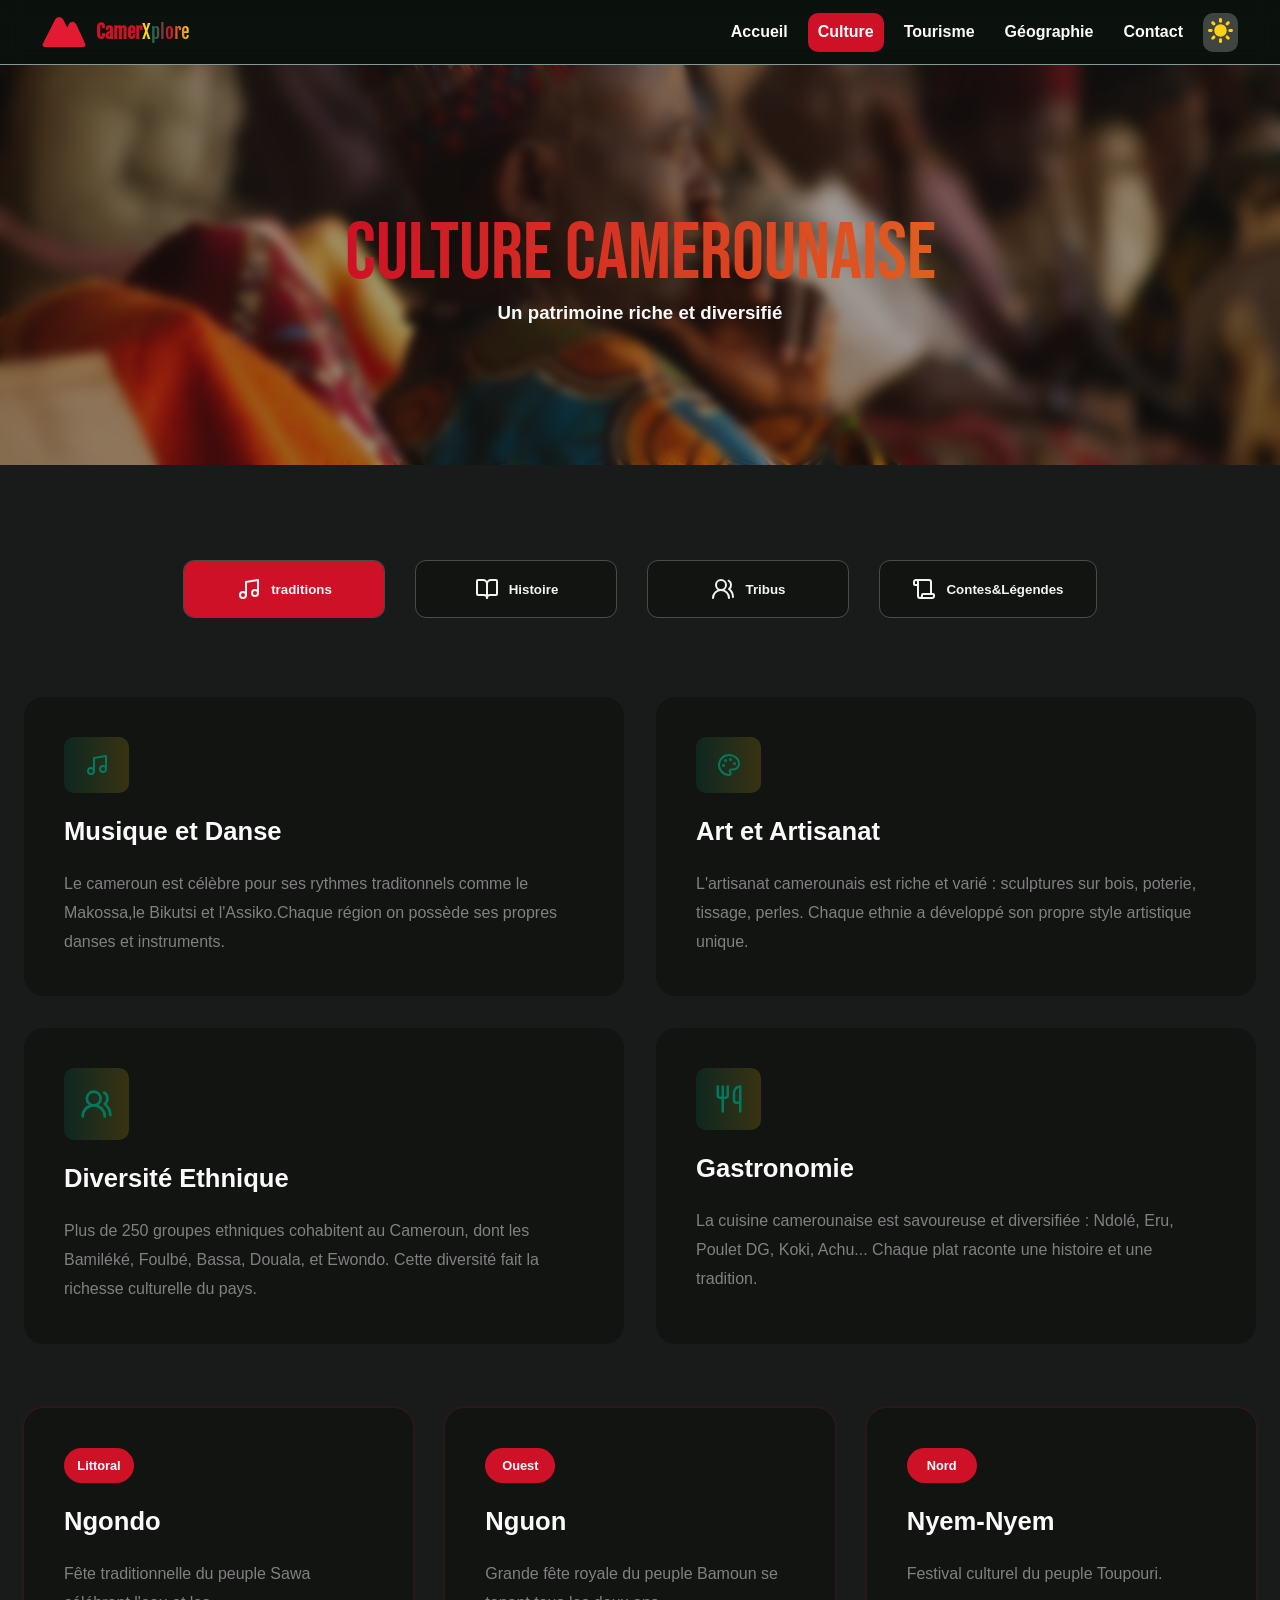
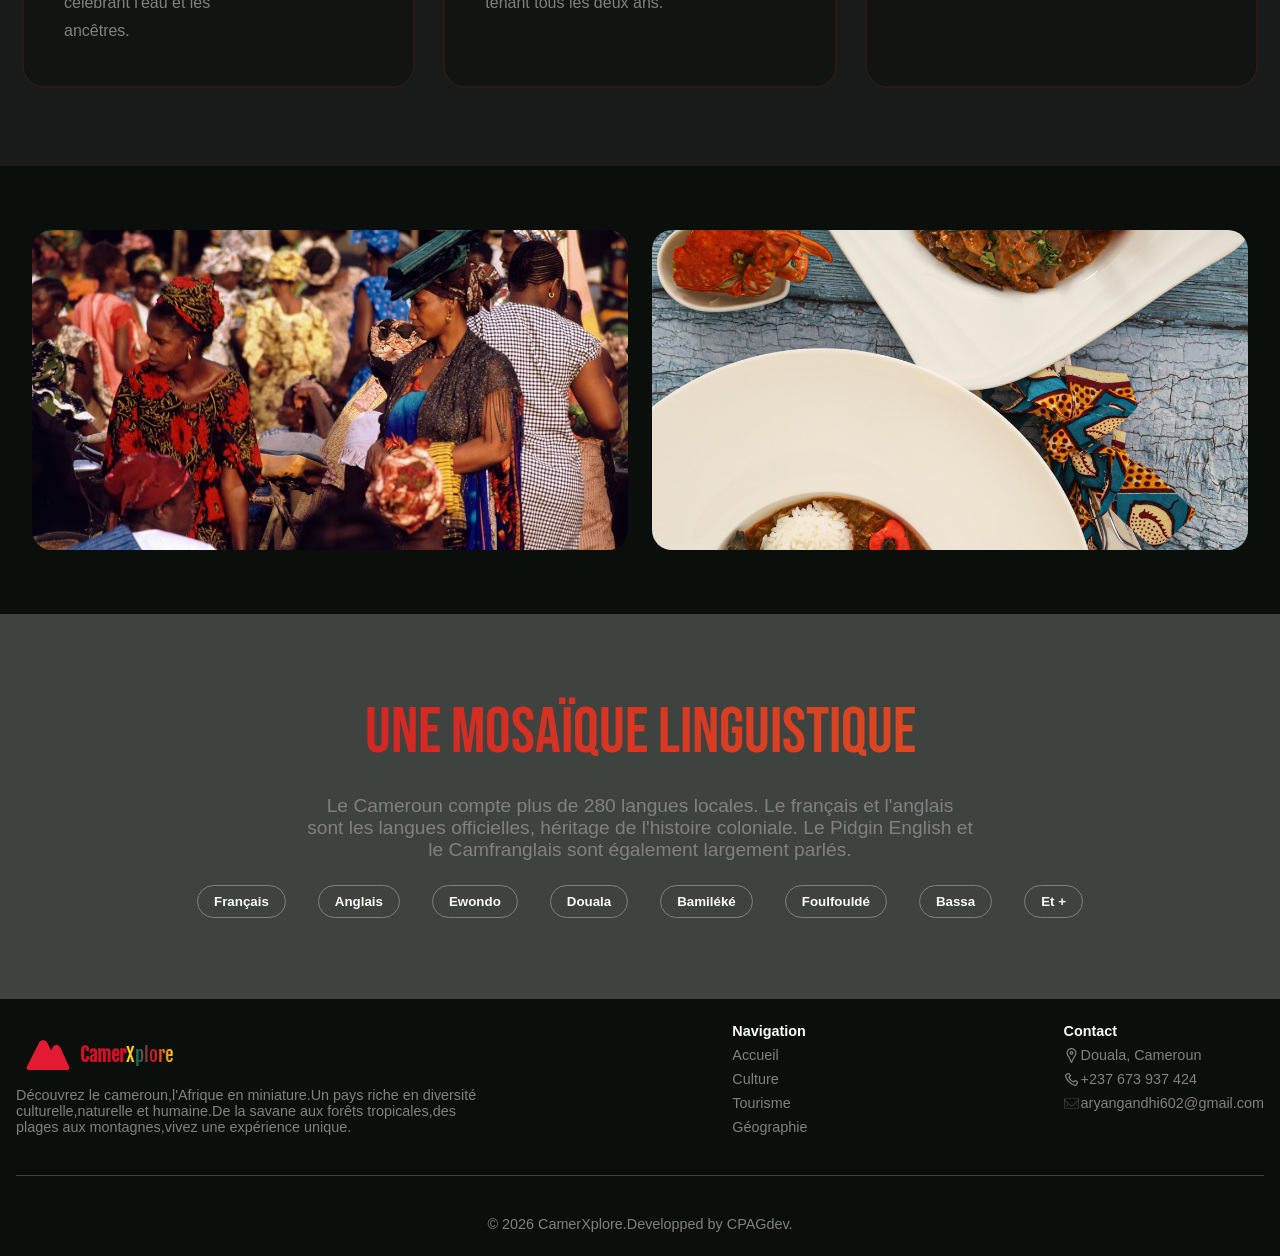
<file: culture.html>
<!DOCTYPE html>
<html lang="fr">
<head>
    <meta charset="UTF-8">
    <meta name="viewport" content="width=device-width, initial-scale=1.0">
    <title>culture/CamerXplore</title>
    <link rel="stylesheet" href="./culture.css">
    <link rel="stylesheet" href="./navbar.css">
    <link rel="stylesheet" href="./footer.css">
    <link rel="shortcut icon" href="./logoSite.svg" type="image/x-icon">
    <link rel="stylesheet" href="./effetScrollCard.css">
    <script src="./hand.js"></script>
</head>
<body>
    <header>
        <div class="navbar">
            <div class="logo"><svg width="64px" height="64px" viewBox="-2.88 -2.88 29.76 29.76" id="Flat_Color" data-name="Flat Color" xmlns="http://www.w3.org/2000/svg" fill="#000000" stroke="#000000" stroke-width="0.00024000000000000003"><g id="SVGRepo_bgCarrier" stroke-width="0"></g><g id="SVGRepo_tracerCarrier" stroke-linecap="round" stroke-linejoin="round"></g><g id="SVGRepo_iconCarrier"><path id="primary" d="M21.91,17.58l-4.16-9.1a2,2,0,0,0-1.81-1.19h0a2,2,0,0,0-1.8,1.19L13.5,9.86,11.63,6.18a2.09,2.09,0,0,0-3.76,0h0L2.11,17.55A1,1,0,0,0,3,19H21a1,1,0,0,0,.84-.46A1,1,0,0,0,21.91,17.58Z" style="fill:#e31b32"></path></g></svg> <span class="camer">Camer</span><span class="x">X</span><span class="plore">plore</span></div>
            <div class="navlist">
                 <ul class="navlinks">
                <li><a href="./index.html">Accueil</a></li>
                <li class="active"><a href="./culture.html">Culture</a></li>
                <li><a href="./tourisme.html">Tourisme</a></li>
                <li><a href="./géographie.html">Géographie</a></li>
                <li><a href="./contact.html">Contact</a></li>
            </ul>
            <div class="darkorclear">
            </div>
            <div class="burger">
                <div class="hamburger">
            </div>
            </div>
            </div>
        </div>
    </header>
    <main>
        <section class="hero-culture">
            <div class="flutter"></div>
            <img src="./IMGheroculture.jpg" alt="" loading="lazy">
             <div class="container-hero">
                <h1 class="card">Culture camerounaise</h1>
            <h3 class="heroP card">Un patrimoine riche et diversifié</h3>
             </div>
        </section>
        <section class="culture-container">
            <div class="optionContenue">
                <button class="options card" id="traditionBtn"> <svg xmlns="http://www.w3.org/2000/svg" width="24" height="24" viewBox="0 0 24 24" fill="none" stroke="currentColor" stroke-width="2" stroke-linecap="round" stroke-linejoin="round" class="lucide lucide-music w-5 h-5 mr-2"><path d="M9 18V5l12-2v13"></path><circle cx="6" cy="18" r="3"></circle><circle cx="18" cy="16" r="3"></circle></svg> traditions</button>
                <button class="options card" id="histoireBtn"><svg xmlns="http://www.w3.org/2000/svg" width="24" height="24" viewBox="0 0 24 24" fill="none" stroke="currentColor" stroke-width="2" stroke-linecap="round" stroke-linejoin="round" class="lucide lucide-book-open w-5 h-5 mr-2"><path d="M12 7v14"></path><path d="M3 18a1 1 0 0 1-1-1V4a1 1 0 0 1 1-1h5a4 4 0 0 1 4 4 4 4 0 0 1 4-4h5a1 1 0 0 1 1 1v13a1 1 0 0 1-1 1h-6a3 3 0 0 0-3 3 3 3 0 0 0-3-3z"></path></svg> Histoire</button>
                <button class="options card" id="tribusBtn"><svg xmlns="http://www.w3.org/2000/svg" width="24" height="24" viewBox="0 0 24 24" fill="none" stroke="currentColor" stroke-width="2" stroke-linecap="round" stroke-linejoin="round" class="lucide lucide-users-round w-5 h-5 mr-2"><path d="M18 21a8 8 0 0 0-16 0"></path><circle cx="10" cy="8" r="5"></circle><path d="M22 20c0-3.37-2-6.5-4-8a5 5 0 0 0-.45-8.3"></path></svg>Tribus</button>
                <button class="options card" id="legendBtn"><svg xmlns="http://www.w3.org/2000/svg" width="24" height="24" viewBox="0 0 24 24" fill="none" stroke="currentColor" stroke-width="2" stroke-linecap="round" stroke-linejoin="round" class="lucide lucide-scroll w-5 h-5 mr-2"><path d="M19 17V5a2 2 0 0 0-2-2H4"></path><path d="M8 21h12a2 2 0 0 0 2-2v-1a1 1 0 0 0-1-1H11a1 1 0 0 0-1 1v1a2 2 0 1 1-4 0V5a2 2 0 1 0-4 0v2a1 1 0 0 0 1 1h3"></path></svg>Contes&Légendes</button>
            </div>
    
            </div>
            <div class="container-traditions">
                <div class="cultures-traditions">
                    <div class="cardTradition card">
                        <div class="iconTradition card">
                            <svg xmlns="http://www.w3.org/2000/svg" width="24" height="24" viewBox="0 0 24 24" fill="none" stroke="currentColor" stroke-width="2" stroke-linecap="round" stroke-linejoin="round" class="lucide lucide-music w-7 h-7" data-fg-cmcl35="1.33:1.27812:/src/app/pages/Culture.tsx:291:25:12272:28:e:Icon" data-fgid-cmcl35=":r6m:"><path d="M9 18V5l12-2v13"></path><circle cx="6" cy="18" r="3"></circle><circle cx="18" cy="16" r="3"></circle></svg>
                        </div>
                        <h3>Musique et Danse</h3>
                        <p class="textTradition">
                            Le cameroun est célèbre pour ses rythmes traditonnels comme le<br>
                            Makossa,le Bikutsi et l'Assiko.Chaque région on possède ses propres <br>
                            danses et instruments.
                        </p>
                    </div>
                     <div class="cardTradition card">
                        <div class="iconTradition">
                             <svg xmlns="http://www.w3.org/2000/svg" width="24" height="24" viewBox="0 0 24 24" fill="none" stroke="currentColor" stroke-width="2" stroke-linecap="round" stroke-linejoin="round" class="lucide lucide-palette w-7 h-7" data-fg-cmcl35="1.33:1.27812:/src/app/pages/Culture.tsx:291:25:12272:28:e:Icon" data-fgid-cmcl35=":r6r:"><circle cx="13.5" cy="6.5" r=".5" fill="currentColor"></circle><circle cx="17.5" cy="10.5" r=".5" fill="currentColor"></circle><circle cx="8.5" cy="7.5" r=".5" fill="currentColor"></circle><circle cx="6.5" cy="12.5" r=".5" fill="currentColor"></circle><path d="M12 2C6.5 2 2 6.5 2 12s4.5 10 10 10c.926 0 1.648-.746 1.648-1.688 0-.437-.18-.835-.437-1.125-.29-.289-.438-.652-.438-1.125a1.64 1.64 0 0 1 1.668-1.668h1.996c3.051 0 5.555-2.503 5.555-5.554C21.965 6.012 17.461 2 12 2z"></path></svg>
                        </div>
                        <h3>Art et Artisanat</h3>
                        <p class="textTradition">
                            L'artisanat camerounais est riche et varié : sculptures sur bois, poterie, <br>
                             tissage, perles. Chaque ethnie a développé son propre style artistique <br>
                              unique.
                        </p>
                    </div>
                     <div class="cardTradition card">
                        <div class="iconTradition">
                             <svg xmlns="http://www.w3.org/2000/svg" width="40" height="40" viewBox="0 0 24 24" fill="none" stroke="currentColor" stroke-width="2" stroke-linecap="round" stroke-linejoin="round" class="lucide lucide-users-round w-5 h-5 mr-2"><path d="M18 21a8 8 0 0 0-16 0"></path><circle cx="10" cy="8" r="5"></circle><path d="M22 20c0-3.37-2-6.5-4-8a5 5 0 0 0-.45-8.3"></path></svg>
                        </div>
                        <h3>Diversité Ethnique</h3>
                        <p class="textTradition">
                            Plus de 250 groupes ethniques cohabitent au Cameroun, dont les <br>
                             Bamiléké, Foulbé, Bassa, Douala, et Ewondo. Cette diversité fait la <br>
                              richesse culturelle du pays.
                        </p>
                    </div>
                     <div class="cardTradition card">
                        <div class="iconTradition">
                            <svg xmlns="http://www.w3.org/2000/svg" width="30" height="30" viewBox="0 0 24 24" fill="none" stroke="currentColor" stroke-width="2" stroke-linecap="round" stroke-linejoin="round" class="lucide lucide-utensils w-7 h-7" data-fg-cmcl35="1.33:1.27812:/src/app/pages/Culture.tsx:291:25:12272:28:e:Icon" data-fgid-cmcl35=":r75:"><path d="M3 2v7c0 1.1.9 2 2 2h4a2 2 0 0 0 2-2V2"></path><path d="M7 2v20"></path><path d="M21 15V2a5 5 0 0 0-5 5v6c0 1.1.9 2 2 2h3Zm0 0v7"></path></svg>
                        </div>
                        <h3>Gastronomie</h3>
                        <p class="textTradition">
                          La cuisine camerounaise est savoureuse et diversifiée : Ndolé, Eru, <br>
                           Poulet DG, Koki, Achu... Chaque plat raconte une histoire et une tradition.   
                        </p>
                    </div>
                </div>
                 <div class="fiesta-traditions">
                      <div class="cardFiesta card">
                        <div class="regionFiesta">Littoral</div>
                        <h3 class="nameFiesta">Ngondo</h3>
                         <p class="infoFiesta">Fête traditionnelle du peuple Sawa célébrant l'eau et les <br> ancêtres.</p>
                      </div>
                      <div class="cardFiesta card">
                        <div class="regionFiesta">Ouest</div>
                        <h3 class="nameFiesta">Nguon</h3>
                         <p class="infoFiesta">Grande fête royale du peuple Bamoun se tenant tous les deux ans.</p>
                      </div>
                      <div class="cardFiesta card">
                        <div class="regionFiesta">Nord</div>
                        <h3 class="nameFiesta">Nyem-Nyem</h3>
                         <p class="infoFiesta">Festival culturel du peuple Toupouri.</p>
                      </div>
                 </div>
            </div>
            <div class="containerHistoire">
               <h1 class="card">Histoire du cameroun</h1>
               <h3 class="storyT">Des royaumes jusqu'aux temps moderne <br> <small><em style="color: #e31b32;">double cliquez sur une histoire  pour copier votre histoire!</em></small> </h3>
               <div class="containerCardStory card">
                        <div class="cardStory card" id="storyRoyaume">
                            <div class="time">Antiquité - XVe siècle</div>
                        <h3 class="nameFiesta">Les premiers Royaumes</h3>
                         <ul class="noteB">
                            <li><svg width="25px" height="25px" viewBox="-5.44 -5.44 26.88 26.88" fill="none" xmlns="http://www.w3.org/2000/svg" transform="rotate(270)"><g id="SVGRepo_bgCarrier" stroke-width="0"></g><g id="SVGRepo_tracerCarrier" stroke-linecap="round" stroke-linejoin="round"></g><g id="SVGRepo_iconCarrier"> <path d="M8.29289 3.70711L1 11V15H5L12.2929 7.70711L8.29289 3.70711Z" fill="#fcd116"></path> <path d="M9.70711 2.29289L13.7071 6.29289L15.1716 4.82843C15.702 4.29799 16 3.57857 16 2.82843C16 1.26633 14.7337 0 13.1716 0C12.4214 0 11.702 0.297995 11.1716 0.828428L9.70711 2.29289Z" fill="#fcd116"></path> </g></svg> Migration des peuples Bantous vers la régiion</li>
                            <li><svg width="25px" height="25px" viewBox="-5.44 -5.44 26.88 26.88" fill="none" xmlns="http://www.w3.org/2000/svg" transform="rotate(270)"><g id="SVGRepo_bgCarrier" stroke-width="0"></g><g id="SVGRepo_tracerCarrier" stroke-linecap="round" stroke-linejoin="round"></g><g id="SVGRepo_iconCarrier"> <path d="M8.29289 3.70711L1 11V15H5L12.2929 7.70711L8.29289 3.70711Z" fill="#fcd116"></path> <path d="M9.70711 2.29289L13.7071 6.29289L15.1716 4.82843C15.702 4.29799 16 3.57857 16 2.82843C16 1.26633 14.7337 0 13.1716 0C12.4214 0 11.702 0.297995 11.1716 0.828428L9.70711 2.29289Z" fill="#fcd116"></path> </g></svg> Établissement des premières chefferies</li>
                            <li><svg width="25px" height="25px" viewBox="-5.44 -5.44 26.88 26.88" fill="none" xmlns="http://www.w3.org/2000/svg" transform="rotate(270)"><g id="SVGRepo_bgCarrier" stroke-width="0"></g><g id="SVGRepo_tracerCarrier" stroke-linecap="round" stroke-linejoin="round"></g><g id="SVGRepo_iconCarrier"> <path d="M8.29289 3.70711L1 11V15H5L12.2929 7.70711L8.29289 3.70711Z" fill="#fcd116"></path> <path d="M9.70711 2.29289L13.7071 6.29289L15.1716 4.82843C15.702 4.29799 16 3.57857 16 2.82843C16 1.26633 14.7337 0 13.1716 0C12.4214 0 11.702 0.297995 11.1716 0.828428L9.70711 2.29289Z" fill="#fcd116"></path> </g></svg> Développement du commerce transsaherien</li>
                         </ul>
                      </div>
                      <div class="cardStory card" id="commerce">
                            <div class="time">XVe - XIXe siècle</div>
                        <h3 class="nameFiesta">Royaumes et Commerce</h3>
                         <ul class="noteB">
                            <li><svg width="25px" height="25px" viewBox="-5.44 -5.44 26.88 26.88" fill="none" xmlns="http://www.w3.org/2000/svg" transform="rotate(270)"><g id="SVGRepo_bgCarrier" stroke-width="0"></g><g id="SVGRepo_tracerCarrier" stroke-linecap="round" stroke-linejoin="round"></g><g id="SVGRepo_iconCarrier"> <path d="M8.29289 3.70711L1 11V15H5L12.2929 7.70711L8.29289 3.70711Z" fill="#fcd116"></path> <path d="M9.70711 2.29289L13.7071 6.29289L15.1716 4.82843C15.702 4.29799 16 3.57857 16 2.82843C16 1.26633 14.7337 0 13.1716 0C12.4214 0 11.702 0.297995 11.1716 0.828428L9.70711 2.29289Z" fill="#fcd116"></path> </g></svg> Arrivée des Portugais sur la côte (1472) - Naissance du nom 'Cameroun' (Rio dos Camarões)</li>
                            <li><svg width="25px" height="25px" viewBox="-5.44 -5.44 26.88 26.88" fill="none" xmlns="http://www.w3.org/2000/svg" transform="rotate(270)"><g id="SVGRepo_bgCarrier" stroke-width="0"></g><g id="SVGRepo_tracerCarrier" stroke-linecap="round" stroke-linejoin="round"></g><g id="SVGRepo_iconCarrier"> <path d="M8.29289 3.70711L1 11V15H5L12.2929 7.70711L8.29289 3.70711Z" fill="#fcd116"></path> <path d="M9.70711 2.29289L13.7071 6.29289L15.1716 4.82843C15.702 4.29799 16 3.57857 16 2.82843C16 1.26633 14.7337 0 13.1716 0C12.4214 0 11.702 0.297995 11.1716 0.828428L9.70711 2.29289Z" fill="#fcd116"></path> </g></svg> Fondation du royaume Bamoun</li>
                            <li><svg width="25px" height="25px" viewBox="-5.44 -5.44 26.88 26.88" fill="none" xmlns="http://www.w3.org/2000/svg" transform="rotate(270)"><g id="SVGRepo_bgCarrier" stroke-width="0"></g><g id="SVGRepo_tracerCarrier" stroke-linecap="round" stroke-linejoin="round"></g><g id="SVGRepo_iconCarrier"> <path d="M8.29289 3.70711L1 11V15H5L12.2929 7.70711L8.29289 3.70711Z" fill="#fcd116"></path> <path d="M9.70711 2.29289L13.7071 6.29289L15.1716 4.82843C15.702 4.29799 16 3.57857 16 2.82843C16 1.26633 14.7337 0 13.1716 0C12.4214 0 11.702 0.297995 11.1716 0.828428L9.70711 2.29289Z" fill="#fcd116"></path> </g></svg> Traite négrière sur la côte</li>
                         </ul>
                      </div>
                      <div class="cardStory card" id="colonisation">
                            <div class="time">1884 - 1916</div>
                        <h3 class="nameFiesta">Colonisation Allemande</h3>
                         <ul class="noteB">
                            <li><svg width="25px" height="25px" viewBox="-5.44 -5.44 26.88 26.88" fill="none" xmlns="http://www.w3.org/2000/svg" transform="rotate(270)"><g id="SVGRepo_bgCarrier" stroke-width="0"></g><g id="SVGRepo_tracerCarrier" stroke-linecap="round" stroke-linejoin="round"></g><g id="SVGRepo_iconCarrier"> <path d="M8.29289 3.70711L1 11V15H5L12.2929 7.70711L8.29289 3.70711Z" fill="#fcd116"></path> <path d="M9.70711 2.29289L13.7071 6.29289L15.1716 4.82843C15.702 4.29799 16 3.57857 16 2.82843C16 1.26633 14.7337 0 13.1716 0C12.4214 0 11.702 0.297995 11.1716 0.828428L9.70711 2.29289Z" fill="#fcd116"></path> </g></svg> Protectorat allemand (1884)</li>
                            <li><svg width="25px" height="25px" viewBox="-5.44 -5.44 26.88 26.88" fill="none" xmlns="http://www.w3.org/2000/svg" transform="rotate(270)"><g id="SVGRepo_bgCarrier" stroke-width="0"></g><g id="SVGRepo_tracerCarrier" stroke-linecap="round" stroke-linejoin="round"></g><g id="SVGRepo_iconCarrier"> <path d="M8.29289 3.70711L1 11V15H5L12.2929 7.70711L8.29289 3.70711Z" fill="#fcd116"></path> <path d="M9.70711 2.29289L13.7071 6.29289L15.1716 4.82843C15.702 4.29799 16 3.57857 16 2.82843C16 1.26633 14.7337 0 13.1716 0C12.4214 0 11.702 0.297995 11.1716 0.828428L9.70711 2.29289Z" fill="#fcd116"></path> </g></svg>Construction d'infrastructures (chemins de fer, ports)</li>
                            <li><svg width="25px" height="25px" viewBox="-5.44 -5.44 26.88 26.88" fill="none" xmlns="http://www.w3.org/2000/svg" transform="rotate(270)"><g id="SVGRepo_bgCarrier" stroke-width="0"></g><g id="SVGRepo_tracerCarrier" stroke-linecap="round" stroke-linejoin="round"></g><g id="SVGRepo_iconCarrier"> <path d="M8.29289 3.70711L1 11V15H5L12.2929 7.70711L8.29289 3.70711Z" fill="#fcd116"></path> <path d="M9.70711 2.29289L13.7071 6.29289L15.1716 4.82843C15.702 4.29799 16 3.57857 16 2.82843C16 1.26633 14.7337 0 13.1716 0C12.4214 0 11.702 0.297995 11.1716 0.828428L9.70711 2.29289Z" fill="#fcd116"></path> </g></svg> Résistances locales contre la colonisation</li>
                         </ul>
                      </div>
                      <div class="cardStory card" id="mandat">
                            <div class="time">1916 - 1960</div>
                        <h3 class="nameFiesta">Mandats Français et Britannique</h3>
                         <ul class="noteB">
                            <li><svg width="25px" height="25px" viewBox="-5.44 -5.44 26.88 26.88" fill="none" xmlns="http://www.w3.org/2000/svg" transform="rotate(270)"><g id="SVGRepo_bgCarrier" stroke-width="0"></g><g id="SVGRepo_tracerCarrier" stroke-linecap="round" stroke-linejoin="round"></g><g id="SVGRepo_iconCarrier"> <path d="M8.29289 3.70711L1 11V15H5L12.2929 7.70711L8.29289 3.70711Z" fill="#fcd116"></path> <path d="M9.70711 2.29289L13.7071 6.29289L15.1716 4.82843C15.702 4.29799 16 3.57857 16 2.82843C16 1.26633 14.7337 0 13.1716 0C12.4214 0 11.702 0.297995 11.1716 0.828428L9.70711 2.29289Z" fill="#fcd116"></path> </g></svg> Partage entre France et Grande-Bretagne après WWI</li>
                            <li><svg width="25px" height="25px" viewBox="-5.44 -5.44 26.88 26.88" fill="none" xmlns="http://www.w3.org/2000/svg" transform="rotate(270)"><g id="SVGRepo_bgCarrier" stroke-width="0"></g><g id="SVGRepo_tracerCarrier" stroke-linecap="round" stroke-linejoin="round"></g><g id="SVGRepo_iconCarrier"> <path d="M8.29289 3.70711L1 11V15H5L12.2929 7.70711L8.29289 3.70711Z" fill="#fcd116"></path> <path d="M9.70711 2.29289L13.7071 6.29289L15.1716 4.82843C15.702 4.29799 16 3.57857 16 2.82843C16 1.26633 14.7337 0 13.1716 0C12.4214 0 11.702 0.297995 11.1716 0.828428L9.70711 2.29289Z" fill="#fcd116"></path> </g></svg> Développement de mouvements nationalistes</li>
                            <li><svg width="25px" height="25px" viewBox="-5.44 -5.44 26.88 26.88" fill="none" xmlns="http://www.w3.org/2000/svg" transform="rotate(270)"><g id="SVGRepo_bgCarrier" stroke-width="0"></g><g id="SVGRepo_tracerCarrier" stroke-linecap="round" stroke-linejoin="round"></g><g id="SVGRepo_iconCarrier"> <path d="M8.29289 3.70711L1 11V15H5L12.2929 7.70711L8.29289 3.70711Z" fill="#fcd116"></path> <path d="M9.70711 2.29289L13.7071 6.29289L15.1716 4.82843C15.702 4.29799 16 3.57857 16 2.82843C16 1.26633 14.7337 0 13.1716 0C12.4214 0 11.702 0.297995 11.1716 0.828428L9.70711 2.29289Z" fill="#fcd116"></path> </g></svg> Lutte pour l'indépendance (UPC)</li>
                         </ul>
                      </div>
                      <div class="cardStory card" id="independance">
                            <div class="time">1960 - Présent</div>
                        <h3 class="nameFiesta">Indépendance et République</h3>
                         <ul class="noteB">
                            <li><svg width="25px" height="25px" viewBox="-5.44 -5.44 26.88 26.88" fill="none" xmlns="http://www.w3.org/2000/svg" transform="rotate(270)"><g id="SVGRepo_bgCarrier" stroke-width="0"></g><g id="SVGRepo_tracerCarrier" stroke-linecap="round" stroke-linejoin="round"></g><g id="SVGRepo_iconCarrier"> <path d="M8.29289 3.70711L1 11V15H5L12.2929 7.70711L8.29289 3.70711Z" fill="#fcd116"></path> <path d="M9.70711 2.29289L13.7071 6.29289L15.1716 4.82843C15.702 4.29799 16 3.57857 16 2.82843C16 1.26633 14.7337 0 13.1716 0C12.4214 0 11.702 0.297995 11.1716 0.828428L9.70711 2.29289Z" fill="#fcd116"></path> </g></svg> Indépendance le 1er janvier 1960</li>
                            <li><svg width="25px" height="25px" viewBox="-5.44 -5.44 26.88 26.88" fill="none" xmlns="http://www.w3.org/2000/svg" transform="rotate(270)"><g id="SVGRepo_bgCarrier" stroke-width="0"></g><g id="SVGRepo_tracerCarrier" stroke-linecap="round" stroke-linejoin="round"></g><g id="SVGRepo_iconCarrier"> <path d="M8.29289 3.70711L1 11V15H5L12.2929 7.70711L8.29289 3.70711Z" fill="#fcd116"></path> <path d="M9.70711 2.29289L13.7071 6.29289L15.1716 4.82843C15.702 4.29799 16 3.57857 16 2.82843C16 1.26633 14.7337 0 13.1716 0C12.4214 0 11.702 0.297995 11.1716 0.828428L9.70711 2.29289Z" fill="#fcd116"></path> </g></svg> Réunification avec le Cameroun britannique (1961)</li>
                            <li><svg width="25px" height="25px" viewBox="-5.44 -5.44 26.88 26.88" fill="none" xmlns="http://www.w3.org/2000/svg" transform="rotate(270)"><g id="SVGRepo_bgCarrier" stroke-width="0"></g><g id="SVGRepo_tracerCarrier" stroke-linecap="round" stroke-linejoin="round"></g><g id="SVGRepo_iconCarrier"> <path d="M8.29289 3.70711L1 11V15H5L12.2929 7.70711L8.29289 3.70711Z" fill="#fcd116"></path> <path d="M9.70711 2.29289L13.7071 6.29289L15.1716 4.82843C15.702 4.29799 16 3.57857 16 2.82843C16 1.26633 14.7337 0 13.1716 0C12.4214 0 11.702 0.297995 11.1716 0.828428L9.70711 2.29289Z" fill="#fcd116"></path> </g></svg> Développement économique et modernisation</li>
                         </ul>
                      </div>
                 </div>
               </div>
               <div class="tribusContainer">
                   <h1 class="card">Les Grandes Tribus du cameroun</h1>
                   <h3 class="storyT card">Découvrez la richesse et la diversité des peuples camerounais</h3>
                   <div class="containerCardTribus card">
                    <div class="cardTribus card">
                        <h3>Bamiléké</h3>
                        <div class="regionPopulation">
                            <strong>Ouest</strong> <b>~3millions</b>
                        </div>
                        <p>
                            Connus pour leur sens du commerce et leurs chefferies traditionnelles. Leur art, notamment les masques et les sculptures, est reconnu internationalement.
                        </p>
                        <hr>
                        <div class="infoTrib">
                            <h4>Traditions principales:</h4>
                            <p>Danse du Tso, architecture à cases rondes, artisanat du bronze</p>
                        </div>
                    </div>
                    <div class="cardTribus card">
                        <h3>Foulbé (Peuls)</h3>
                        <div class="regionPopulation">
                            <strong>Nord & Extrême-Nord</strong> <b>~2 millions</b>
                        </div>
                        <p>
                            Peuple d'éleveurs nomades islamisés. Ils ont fondé de puissants lamidats et ont joué un rôle majeur dans l'islamisation de la région.
                        </p>
                        <hr>
                        <div class="infoTrib">
                            <h4>Traditions principales:</h4>
                            <p>Fantasia, élevage de bovins, tressage de nattes</p>
                        </div>
                    </div>
                    <div class="cardTribus card">
                        <h3>Bassa</h3>
                        <div class="regionPopulation">
                            <strong>Centre & Littoral</strong> <b>~1.5 million</b>
                        </div>
                        <p>
                            Peuple bantou avec une riche tradition orale. Ils sont connus pour leur résistance historique et leur attachement aux traditions ancestrales.
                        </p>
                        <hr>
                        <div class="infoTrib">
                            <h4>Traditions principales:</h4>
                            <p>Danse Assiko, médecine traditionnelle, contes et légendes</p>
                        </div>
                    </div>
                    <div class="cardTribus card">
                        <h3>Douala</h3>
                        <div class="regionPopulation">
                            <strong>Littoral</strong> <b>~1 million</b>
                        </div>
                        <p>
                            Peuple côtier qui a joué un rôle crucial dans le commerce avec les Européens. Gardiens des traditions maritimes et de la pêche.
                        </p>
                        <hr>
                        <div class="infoTrib">
                            <h4>Traditions principales:</h4>
                            <p>Pirogue traditionnelle, festival Ngondo, masques aquatiques</p>
                        </div>
                    </div>
                    <div class="cardTribus card">
                        <h3>Ewondo</h3>
                        <div class="regionPopulation">
                            <strong>Centre</strong> <b>~600 000</b>
                        </div>
                        <p>
                            Présents dans la région de Yaoundé, ils ont une riche culture forestière et une tradition de palabres sous l'arbre à palabres.
                        </p>
                        <hr>
                        <div class="infoTrib">
                            <h4>Traditions principales:</h4>
                            <p>Mvet (épopée chantée), sculpture sur bois, agriculture</p>
                        </div>
                    </div>
                    <div class="cardTribus card">
                        <h3>Bamoun</h3>
                        <div class="regionPopulation">
                            <strong>Ouest</strong> <b>~800 000</b>
                        </div>
                        <p>
                           Royaume unifié avec une histoire écrite. Le sultan Njoya a créé un système d'écriture propre au peuple Bamoun au début du XXe siècle.
                        </p>
                        <hr>
                        <div class="infoTrib">
                            <h4>Traditions principales:</h4>
                            <p>Écriture Bamoun, palais royal, artisanat du cuivre</p>
                        </div>
                    </div>
                   </div>
               </div>
               <div class="ContainerConteLegend">
               <h1 class="card">Contes, Légendes & Histoires</h1>
               <h3 class="storyT">La sagesse ancestrale transmise de génération en génération 
            <br><small><i>Copier votre conte</i></small> </h3>
                   <div class="containerCardConte">
                    <div class="cardConte">
                        <div class="presseConte"><svg xmlns="http://www.w3.org/2000/svg" width="24" height="24" viewBox="0 0 24 24" fill="none" stroke="currentColor" stroke-width="2" stroke-linecap="round" stroke-linejoin="round" class="lucide lucide-scroll w-8 h-8 text-primary group-hover:text-secondary transition-colors"><path d="M19 17V5a2 2 0 0 0-2-2H4"></path><path d="M8 21h12a2 2 0 0 0 2-2v-1a1 1 0 0 0-1-1H11a1 1 0 0 0-1 1v1a2 2 0 1 1-4 0V5a2 2 0 1 0-4 0v2a1 1 0 0 0 1 1h3"></path></svg> <div class="typeConte">Origine</div></div>
                        <h3>La Légende de Ngog Lituba</h3>
                        <em>Bassa</em>
                        <p> Ngog Lituba, la pierre sacrée, est considérée comme le lieu d'origine du peuple Bassa. Selon la légende, c'est de cette pierre que sont sortis les premiers ancêtres Bassa.</p>
                        <hr>
                        <h4>Morale :</h4>
                        <small>Symbolise l'unité et l'identité du peuple Bassa, rappelant l'importance des racines et de l'origine commune.</small>
                         <button id="ngog" style="background-color: var(--primary); border: none; width: 80px; border-radius: 10px;color: #fff;font-weight: bold;margin: 5px;padding: 5px;cursor: pointer;">copier</button>
                    </div>
                    <div class="cardConte">
                        <div class="presseConte"><svg xmlns="http://www.w3.org/2000/svg" width="30" height="30" viewBox="0 0 24 24" fill="none" stroke="currentColor" stroke-width="2" stroke-linecap="round" stroke-linejoin="round" class="lucide lucide-scroll w-8 h-8 text-primary group-hover:text-secondary transition-colors"><path d="M19 17V5a2 2 0 0 0-2-2H4"></path><path d="M8 21h12a2 2 0 0 0 2-2v-1a1 1 0 0 0-1-1H11a1 1 0 0 0-1 1v1a2 2 0 1 1-4 0V5a2 2 0 1 0-4 0v2a1 1 0 0 0 1 1h3"></path></svg> <div class="typeConte">Conte Moral</div></div>
                        <h3>Le Singe et le Léopard</h3>
                        <em>Tradition Orale</em>
                        <p>Un singe rusé réussit à échapper au léopard en utilisant son intelligence. Le léopard, confiant en sa force, sous-estime la malice du singe qui le piège.</p>
                        <hr>
                        <h4>Morale :</h4>
                        <small>L'intelligence et la ruse peuvent triompher de la force brute. Il ne faut jamais sous-estimer plus petit que soi.</dsmall> <br>
                            <button id="singeLeo" style="background-color: var(--primary); border: none; width: 80px; border-radius: 10px;color: #fff;font-weight: bold;margin: 5px;padding: 5px;cursor: pointer;">copier</button>
                    </div>
                    
                    
                   
                    
                </div>
            
               </div>
        </section>
        <section class="imageCulturel" id="culture">
            <div class="cultureImg card"><img src="./IMGfemmeculturel.jpeg" alt="Femme" loading="lazy"></div>
            <div class="cultureImg card"><img src="./IMGrepasculturel.jpeg" alt="Repas" loading="lazy"></div>
        </section>
        <section class="sectionLangues card">
            <h3>Une Mosaïque Linguistique</h3>
            <p class="descLangue">Le Cameroun compte plus de 280 langues locales. Le français et l'anglais <br> sont les langues officielles, héritage de l'histoire coloniale. Le Pidgin English et <br> le Camfranglais sont également largement parlés.</p>
            <div class="containerLangueList">
                <div class="langue card">Français</div>
                <div class="langue card">Anglais</div>
                <div class="langue card">Ewondo</div>
                <div class="langue card">Douala</div>
                <div class="langue card">Bamiléké</div>
                <div class="langue card">Foulfouldé</div>
                <div class="langue card">Bassa</div>
                <div class="langue card">Et +</div>
            </div>
        </section>
    </main>
    <footer>
       <div class="descNav">
        <div class="descriptionFooter">
         <div class="logo"><svg width="64px" height="64px" viewBox="-2.88 -2.88 29.76 29.76" id="Flat_Color" data-name="Flat Color" xmlns="http://www.w3.org/2000/svg" fill="#000000" stroke="#000000" stroke-width="0.00024000000000000003"><g id="SVGRepo_bgCarrier" stroke-width="0"></g><g id="SVGRepo_tracerCarrier" stroke-linecap="round" stroke-linejoin="round"></g><g id="SVGRepo_iconCarrier"><path id="primary" d="M21.91,17.58l-4.16-9.1a2,2,0,0,0-1.81-1.19h0a2,2,0,0,0-1.8,1.19L13.5,9.86,11.63,6.18a2.09,2.09,0,0,0-3.76,0h0L2.11,17.55A1,1,0,0,0,3,19H21a1,1,0,0,0,.84-.46A1,1,0,0,0,21.91,17.58Z" style="fill:#e31b32"></path></g></svg> <span class="camer">Camer</span><span class="x">X</span><span class="plore">plore</span></div>
         <p class="descriptionF">Découvrez le cameroun,l'Afrique en miniature.Un pays riche en diversité <br>
        culturelle,naturelle et humaine.De la savane aux  forêts tropicales,des <br> plages aux montagnes,vivez une expérience unique.</p>
       </div>
            <ul class="navigation">
            <strong>Navigation</strong>
            <li><a href="./index.html">Accueil</a></li>
            <li><a href="./culture.html">Culture</a></li>
            <li><a href="./tourisme.html">Tourisme</a></li>
            <li><a href="./géographie.html">Géographie</a></li>
           </ul>
           <ul class="contact">
            <strong>Contact</strong>
            <li><svg fill="#808080" height="15px" width="15px" version="1.1" id="Layer_1" xmlns="http://www.w3.org/2000/svg" xmlns:xlink="http://www.w3.org/1999/xlink" viewBox="0 0 511.985 511.985" xml:space="preserve"><g id="SVGRepo_bgCarrier" stroke-width="0"></g><g id="SVGRepo_tracerCarrier" stroke-linecap="round" stroke-linejoin="round"></g><g id="SVGRepo_iconCarrier"> <g> <g> <g> <path d="M222,3.277C153.477,16.59,99.111,72.751,87.702,141.764c-6.79,41.231,1.13,81.857,21.702,116.271 c2.35,3.928,4.199,7.011,8.39,14l0.967,1.613c41.753,69.614,59.977,101.895,79.073,142.806l38.825,83.218 c7.659,16.416,31.001,16.419,38.664,0.004l34.965-74.901c19.287-41.357,37.562-74.11,79.19-144.553l1.062-1.797 c6.181-10.459,9.139-15.472,12.673-21.482c15.271-25.943,23.445-55.54,23.445-86.29C426.659,63.541,329.368-17.545,222,3.277z M366.44,235.307c-3.518,5.984-6.466,10.977-12.631,21.41l-1.062,1.797c-42.326,71.624-61.063,105.204-81.123,148.219 l-15.625,33.472l-19.5-41.795c-19.925-42.687-38.643-75.842-81.147-146.709l-0.967-1.613c-4.187-6.981-6.027-10.051-8.363-13.954 c-15.428-25.808-21.358-56.232-16.222-87.425c8.504-51.443,49.357-93.645,100.331-103.549 c80.922-15.693,153.862,45.096,153.862,125.49C383.993,193.74,377.88,215.872,366.44,235.307z"></path> <path d="M255.993,106.652c-35.355,0-64,28.645-64,64s28.645,64,64,64s64-28.645,64-64S291.348,106.652,255.993,106.652z M255.993,191.985c-11.791,0-21.333-9.542-21.333-21.333s9.542-21.333,21.333-21.333c11.791,0,21.333,9.542,21.333,21.333 S267.784,191.985,255.993,191.985z"></path> </g> </g> </g> </g></svg><a href="https://maps.app.goo.gl/DmcDwP5yu3DZHmKRA"> Douala, Cameroun</a></li>
            <li> <svg width="15px" height="15px" viewBox="0 0 24 24" fill="none" xmlns="http://www.w3.org/2000/svg"><g id="SVGRepo_bgCarrier" stroke-width="0"></g><g id="SVGRepo_tracerCarrier" stroke-linecap="round" stroke-linejoin="round"></g><g id="SVGRepo_iconCarrier"> <path fill-rule="evenodd" clip-rule="evenodd" d="M17.3545 22.2323C15.3344 21.7262 11.1989 20.2993 7.44976 16.5502C3.70065 12.8011 2.2738 8.66559 1.76767 6.6455C1.47681 5.48459 2.00058 4.36434 2.88869 3.72997L5.21694 2.06693C6.57922 1.09388 8.47432 1.42407 9.42724 2.80051L10.893 4.91776C11.5152 5.8165 11.3006 7.0483 10.4111 7.68365L9.24234 8.51849C9.41923 9.1951 9.96939 10.5846 11.6924 12.3076C13.4154 14.0306 14.8049 14.5807 15.4815 14.7576L16.3163 13.5888C16.9517 12.6994 18.1835 12.4847 19.0822 13.1069L21.1995 14.5727C22.5759 15.5257 22.9061 17.4207 21.933 18.783L20.27 21.1113C19.6356 21.9994 18.5154 22.5232 17.3545 22.2323ZM8.86397 15.136C12.2734 18.5454 16.0358 19.8401 17.8405 20.2923C18.1043 20.3583 18.4232 20.2558 18.6425 19.9488L20.3056 17.6205C20.6299 17.1665 20.5199 16.5348 20.061 16.2171L17.9438 14.7513L17.0479 16.0056C16.6818 16.5182 16.0047 16.9202 15.2163 16.7501C14.2323 16.5378 12.4133 15.8569 10.2782 13.7218C8.1431 11.5867 7.46219 9.7677 7.24987 8.7837C7.07977 7.9953 7.48181 7.31821 7.99439 6.95208L9.24864 6.05618L7.78285 3.93893C7.46521 3.48011 6.83351 3.37005 6.37942 3.6944L4.05117 5.35744C3.74413 5.57675 3.64162 5.89565 3.70771 6.15943C4.15989 7.96418 5.45459 11.7266 8.86397 15.136Z" fill="#808080"></path> </g></svg><a href="https://wa.me/+237673937424"> +237 673 937 424</a></li>
            <li><svg version="1.1" id="Layer_1" xmlns="http://www.w3.org/2000/svg" xmlns:xlink="http://www.w3.org/1999/xlink" width="15px" height="15px" viewBox="0 0 47 32" enable-background="new 0 0 47 32" xml:space="preserve" fill="#000000"><g id="SVGRepo_bgCarrier" stroke-width="0"></g><g id="SVGRepo_tracerCarrier" stroke-linecap="round" stroke-linejoin="round"></g><g id="SVGRepo_iconCarrier"> <g> <path fill="#808080" d="M45.5,0h-44C0.673,0,0,0.673,0,1.5v29C0,31.327,0.673,32,1.5,32h44c0.827,0,1.5-0.673,1.5-1.5v-29 C47,0.673,46.327,0,45.5,0z M1.5,1h44C45.775,1,46,1.225,46,1.5v2.119L26.947,22.162c-1.654,1.566-4.243,1.568-5.897-0.005L1,3.611 V1.5C1,1.225,1.225,1,1.5,1z M45.5,31h-44C1.225,31,1,30.775,1,30.5V4.974l19.366,17.913c1.019,0.967,2.325,1.45,3.633,1.45 c1.309,0,2.619-0.484,3.641-1.454L46,5.014V30.5C46,30.775,45.775,31,45.5,31z"></path> <path fill="#808080" d="M12.394,18.058l-5.628,5.636c-0.195,0.195-0.195,0.512,0,0.707c0.098,0.098,0.226,0.146,0.354,0.146 s0.256-0.049,0.354-0.146l5.628-5.636c0.195-0.195,0.195-0.512,0-0.707S12.589,17.862,12.394,18.058z"></path> <path fill="#808080" d="M35.93,17.2c-0.195-0.195-0.512-0.195-0.707,0s-0.195,0.512,0,0.707l6.274,6.276 c0.098,0.098,0.226,0.146,0.354,0.146s0.256-0.049,0.354-0.146c0.195-0.195,0.195-0.512,0-0.707L35.93,17.2z"></path> </g> </g></svg><a href="mailto:aryangandhi602@gmail.com">aryangandhi602@gmail.com</a></li>
           </ul>
       </div>
           <div class="droitsAuteur">
            &copy 2026 CamerXplore.Developped by CPAGdev.
           </div>
    </footer>
</body>
<script src="./navbar.js"></script>
<script src="./effetScrollCard.js"></script>
<script>
   let tradition = document.getElementById('traditionBtn')
   let histoire = document.getElementById('histoireBtn')
   let tribus = document.getElementById('tribusBtn')
   let conte = document.getElementById('legendBtn')
   let contenuConte = document.querySelector('.ContainerConteLegend')
   contenuConte.style.display = 'none'
   tradition.classList.add('activeBtn')
   let contenuTradition = document.querySelector('.container-traditions')
   contenuTradition.style.display = 'flex'
   let contenuHistoire = document.querySelector('.containerHistoire')
   contenuHistoire.style.display = 'none'
   let contenuTribus = document.querySelector('.tribusContainer')
   contenuTribus.style.display = 'none'
  conte.addEventListener('click',(e)=>{
    e.preventDefault()
    tradition.classList.remove('activeBtn')
    contenuHistoire.style.display = 'none'
    contenuTribus.style.display = 'none'
    contenuTradition.style.display = 'none'
    if(contenuHistoire.style.display == 'none' && contenuTribus.style.display == 'none' && contenuTradition.style.display == 'none'){
       contenuConte.style.display = 'flex'
       tradition.classList.remove('activeBtn')
    }
   })
   tradition.addEventListener('click',(e)=>{
    e.preventDefault()
    contenuHistoire.style.display = 'none'
    contenuTribus.style.display = 'none'
    contenuConte.style.display = 'none'
    if(contenuHistoire.style.display == 'none' && contenuTribus.style.display == 'none' && contenuConte.style.display == 'none'){
       contenuTradition.style.display = 'flex'
       tradition.classList.remove('activeBtn')
    }
   })
   histoire.addEventListener('click',(e)=>{
    e.preventDefault()
    contenuTradition.style.display = 'none'
    contenuTribus.style.display = 'none'
    contenuConte.style.display = 'none'

    if(contenuTradition.style.display == 'none' && contenuTribus.style.display == 'none' && contenuConte.style.display == 'none'){
       contenuHistoire.style.display = 'flex'
       tradition.classList.remove('activeBtn')
    }
   })
    tribus.addEventListener('click',(e)=>{
    e.preventDefault()
    contenuTradition.style.display = 'none'
    contenuHistoire.style.display = 'none'
    contenuConte.style.display = 'none'
    if(contenuTradition.style.display == 'none' && contenuHistoire.style.display == 'none' && contenuConte.style.display == 'none'){
       contenuTribus.style.display = 'flex'
       tradition.classList.remove('activeBtn')
    }
   })
    document.getElementById('ngog').addEventListener('click',(e)=>{
            e.preventDefault()
            alert('Mythes de Ngog Lituba mcopier avec succes')
            navigator.clipboard.writeText(`La population locale considère que Ngog Lituba est le lieu d’origine des peuples africains. La légende voudrait que lors de la course de l'Égypte ancienne[Quoi ?], les deux ancêtres[Qui ?] se seraient réfugiés dans la grotte de Ngog Lituba. Leur refuge aurait été préservé grâce à une araignée qui aurait rapidement tissé sa toile à l'entrée de la grotte. Les ennemis passèrent devant la grotte en la croyant inhabitée[4].

D'autres mythes racontent que Ngog Lituba serait le lieu où Dieu se manifesta en premier en y créant les « esprits »[5]. `)
    })
    document.getElementById('singeLeo').addEventListener('click',(e)=>{
        e.preventDefault()
        alert('Conte du Singe et le Léopard copier avec succès')
        navigator.clipboard.writeText(`Le Singe avec le Léopard
Gagnaient de l’argent à la foire
Ils affichaient chacun à part.
L’un d’eux disait : Messieurs, mon mérite et ma gloire
Sont connus en bon lieu ; le Roi m’a voulu voir ;
         Et si je meurs il veut avoir
Un manchon de ma peau ; tant elle est bigarrée,
         Pleine de taches, marquetée,
         Et vergetée[N 1], et mouchetée.
La bigarrure plaît ; partant chacun le vit.
Mais ce fut bientôt fait, bientôt chacun sortit.
Le Singe de sa part disait : Venez de grâce,
Venez messieurs. Je fais cent tours de passe-passe.
Cette diversité dont on vous parle tant,
Mon voisin Léopard l’a sur soi seulement ;
Moi, je l’ai dans l’esprit : votre serviteur Gille,
         Cousin et gendre de Bertrand,
         Singe  du Pape en son vivant,
         Tout fraîchement en cette ville
Arrive en trois bateaux[N 2], exprès pour vous parler;
Car il parle, on l’entend ; il sait danser, baller[N 3],
         Faire des tours de toute sorte,
Passer en des cerceaux; et le tout pour six blancs[N 4]
Non messieurs, pour un sou; si vous n’êtes contents
Nous rendrons à chacun son argent à la porte.
Le Singe avait raison; ce n’est pas sur l’habit
Que la diversité me plaît, c’est dans l’esprit
L’une fournit toujours des choses agréables ;
L’autre en moins d’un moment lasse les regardants[N 5].
Ô ! que de grands Seigneurs, au Léopard semblables,
         N’ont que l’habit pour tous talents ! `)
    })

    document.getElementById('storyRoyaume').addEventListener('dblclick',(e)=>{
        e.preventDefault()
        navigator.clipboard.writeText(`L'histoire du Cameroun est marquée par d'importants mouvements de populations qui ont fait du pays une véritable « Afrique en miniature ». Depuis les peuples forestiers originels jusqu'aux grands flux précoloniaux, ces migrations ont façonné la diversité culturelle et linguistique actuelle. 
🌳 Les populations originelles
Les Baka, Bakola, Bagyeli et Bedzang (souvent désignés sous le terme de Pygmées) sont considérés comme les premiers habitants. Présents depuis des millénaires, ils occupent traditionnellement les zones forestières du Sud et de l’Est. 
Les grandes vagues précoloniales
Avant l'arrivée des Européens, le pays a connu deux axes migratoires majeurs qui ont redéfini son organisation politique et sociale : 

    L'expansion Bantoue : Partie de la zone frontalière entre le Cameroun et le Nigeria, cette migration a introduit l'agriculture et la sédentarisation dans le Sud et le Centre.
    La vague du Nord (Soudanais et Peuls) :
        Au XVIIIe siècle, les Fulbé (Peuls) arrivent du Bornou (actuel Nigeria/Niger).
        En 1808, le Jihad d'Adama transforme le Nord en émirats, poussant certaines populations locales (« Kirdi ») vers les montagnes refuges.
    Les migrations des Grassfields : Les peuples Bamiléké, Tikar et Bamoun se sont installés dans les hauts plateaux de l'Ouest, y développant des chefferies et des systèmes politiques complexes. 

🚢 L'influence européenne et coloniale 
Les contacts avec l'extérieur ont entraîné de nouveaux types de déplacements forcés ou économiques : 

    Période portugaise (1472) : L'arrivée de Fernão do Pó marque le début de la traite négrière, qui a provoqué des dépeuplements massifs dans certaines régions côtières.
    Époque allemande (1884-1916) : L'administration coloniale a instauré le travail forcé pour la construction du chemin de fer et des plantations (cacao, café), provoquant des migrations internes forcées vers le littoral.
    Partition (1916-1960) : Après la Première Guerre mondiale, le pays est divisé entre la France et le Royaume-Uni, créant une frontière linguistique qui influence encore aujourd'hui les flux migratoires internes. 

🌍 Dynamiques contemporaines
Aujourd'hui, les migrations sont principalement dictées par des facteurs économiques et sécuritaires :

    Exode rural : Un flux massif vers les métropoles comme Douala et Yaoundé, où les migrants représentent plus de 60 % de la population masculine adulte.
    Migrations régionales : Le Cameroun accueille de nombreuses communautés étrangères, notamment des Maliens (très présents dans le secteur informel) et des réfugiés des pays voisins (Tchad, RCA, Nigeria).
    Émigration : Les principales destinations des Camerounais vers l'étranger sont la France, le Gabon, le Nigeria et les États-Unis.`)
        alert('histoire des migrations copier avec succès!')
    })
     document.getElementById('commerce').addEventListener('dblclick',(e)=>{
        e.preventDefault()
        navigator.clipboard.writeText(`Le commerce au Cameroun a commencé par des échanges de marchandises avec les Portugais avant de devenir un centre majeur de la traite négrière transatlantique. 
🦐 L'arrivée des Portugais (XVe siècle) 
Les navigateurs portugais sont les premiers Européens à atteindre les côtes camerounaises.

    1472 : Fernando Póo arrive dans l'estuaire du Wouri.
    Rio dos Camarões : Ébloui par l'abondance de grosses crevettes, il nomme le fleuve "Rivière des Crevettes", origine du nom "Cameroun".
    Échanges initiaux : Les commerçants portugais troquent des produits manufacturés (tissus, alcool, miroirs, armes à feu) contre de l'ivoire, du poivre et de l'or. 

⛓️ La traite négrière au Cameroun 
Rapidement, la demande de main-d'œuvre pour les plantations en Amérique transforme ce commerce en traite humaine. 
Les sites majeurs de traite

    Bimbia : Situé sur la côte Sud-Ouest, c'était le principal port d'embarquement des esclaves au Cameroun.
    Estuaire du Wouri : Les localités comme Akwa Town, Bell Town et Bonabéri servaient de comptoirs commerciaux.
    Douala : Le peuple Douala jouait un rôle clé d'intermédiaire entre les Européens et les populations de l'intérieur. 

Organisation du trafic

    Sources d'approvisionnement : Les esclaves provenaient principalement des hauts plateaux de l'Ouest (Grassfields) et du Nord du pays.
    Méthodes de capture : Contrairement à d'autres régions, le prélèvement se faisait souvent sans raids armés massifs, mais via des réseaux commerciaux locaux complexes.
    Commerce triangulaire : Le Cameroun s'inscrivait dans le circuit liant l'Europe (marchandises), l'Afrique (esclaves) et l'Amérique (matières premières). 

📉 Déclin et fin de la traite (XIXe siècle)

    XIXe siècle : La pression britannique pour l'abolition de l'esclavage s'intensifie.
    Traités d'interdiction : Les chefs Douala signent des traités avec les Britanniques pour mettre fin au commerce humain en échange d'indemnités.
    Transition économique : Le commerce des esclaves est progressivement remplacé par celui de l'huile de palme et de l'ivoire. 

Si vous le souhaitez, je peux approfondir un point précis :

    L'histoire détaillée du site de Bimbia
    Le rôle des intermédiaires Douala
    La transition vers le commerce de l'huile de palme`)
        alert('histoire du commerce camerounais copier avec succès!') }) 
        document.getElementById('colonisation').addEventListener('dblclick',(e)=>{
        e.preventDefault()
        navigator.clipboard.writeText(`La colonisation allemande au Cameroun (1884 – 1916) marque la naissance du pays dans ses frontières modernes sous le nom de Kamerun. Cette période est caractérisée par une administration rigoureuse, des travaux d'infrastructure massifs et une exploitation économique intense. 
📅 Chronologie Clé

    12 juillet 1884 : Signature du Traité Germano-Douala. Les rois Bell et Akwa cèdent leur souveraineté commerciale à l'Empire allemand.
    14 juillet 1884 : Gustave Nachtigal hisse le drapeau allemand à Douala.
    1884 – 1900 : Conquête de l'arrière-pays et soumission des royaumes locaux par la force (Schutztruppe).
    1911 : Traité Maroc-Congo. La France cède des territoires à l'Allemagne (Neukamerun) en échange de son retrait du Maroc.
    1914 – 1916 : Campagne du Cameroun durant la Première Guerre mondiale. Les forces alliées (françaises et britanniques) chassent les Allemands. 

🏗️ L'Héritage Allemand
L'occupation allemande a laissé des traces indélébiles, encore visibles aujourd'hui, notamment dans les infrastructures et l'urbanisme. 
🏛️ Vestiges Architecturaux

    Palais de Buea : Ancienne résidence du gouverneur Jesko von Puttkamer, située au pied du Mont Cameroun.
    Phare de Kribi : Construit en 1906 pour guider les navires de commerce.
    Pagode de Douala : Ancien palais des rois Manga Bell.
    Églises et écoles : De nombreuses missions chrétiennes (comme à Kribi ou Édéa) datent de cette époque. 

🚆 Économie et Transport
Les Allemands ont lancé les grands chantiers pour faciliter l'exportation des matières premières (huile de palme, cacao, caoutchouc) : 

    Chemin de fer : Construction du "Mittellandbahn" (vers le centre) et du "Nordbahn" (vers l'ouest).
    Ports : Modernisation du port de Douala et création de celui de Kribi.
    Plantations : Création de vastes domaines agricoles dans la région du Sud-Ouest. 

⚠️ Un Régime de Rigueur
Malgré le développement matériel, la colonisation fut marquée par une extrême dureté envers les populations locales :

    Travail forcé : Utilisé massivement pour les chantiers ferroviaires et les plantations.
    Répression : Exécutions de chefs résistants, comme le roi Rudolf Manga Bell et son secrétaire Adolf Ngoso Din, pendus en 1914 pour haute trahison.
    Justice militaire : Un système policier brutal imposé pour maintenir l'ordre colonial. 

🔚 La Fin du Protectorat
Après la défaite allemande de 1916, le territoire est confié à la France et à la Grande-Bretagne sous mandat de la Société des Nations (SDN). Ce partage est à l'origine de la division linguistique actuelle du Cameroun entre anglophones et francophones. `)
        alert('histoire de la Colonisation Allemande copier avec succès!')
    }) 
    document.getElementById('mandat').addEventListener('dblclick',(e)=>{
        e.preventDefault()
        navigator.clipboard.writeText(`Après la défaite de l'Allemagne lors de la Première Guerre mondiale, le Cameroun a été divisé en deux zones distinctes, placées sous mandats internationaux. 
📅 Chronologie Clé

    1916 : Partage de facto du territoire après le départ des Allemands.
    10 juillet 1919 : Déclaration de Londres officialisant la ligne de démarcation.
    20 juillet 1922 : La Société des Nations (SDN) confirme officiellement les mandats de classe B.
    1946 : Transformation des mandats en territoires sous tutelle de l'ONU. 

Le Mandat Français (Cameroun oriental) 
La France a administré la plus grande partie du territoire (environ 4/5e). 

    Statut : Bien que sous mandat, il a été géré de manière similaire aux colonies de l'Afrique Équatoriale Française (AEF).
    Politique : Mise en place d'une administration directe avec un fort accent sur l'assimilation et le développement des infrastructures (chemins de fer, routes).
    Siège : Yaoundé est devenue la capitale politique.
    Fin du mandat : Indépendance obtenue le 1er janvier 1960. 

Le Mandat Britannique (British Cameroons) 
Le Royaume-Uni a reçu une bande de terre le long de la frontière avec le Nigeria (environ 1/5e du pays). 

    Statut : Divisé administrativement en deux zones : le Northern Cameroons et le Southern Cameroons.
    Politique : Administration indirecte (Indirect Rule), gérée comme une extension des provinces du Nigeria.
    Siège : Buea était le centre administratif du Sud.
    Fin du mandat : Suite au référendum de 1961, le Nord a rejoint le Nigeria et le Sud a rejoint la République du Cameroun. 

⚖️ Comparaison des Systèmes
Caractéristique	Mandat Français	Mandat Britannique
Superficie	~432 000 km² (80%)	~88 000 km² (20%)
Style de gestion	Administration directe centralisée	Administration indirecte (via le Nigeria)
Objectif	Développement économique et infrastructures	Maintien de l'ordre à moindre coût
Héritage	Système juridique civil, langue française	Système de Common Law, langue anglaise
🔍 Conséquences Historiques
Cette division a durablement marqué l'identité nationale du pays :

    Bilinguisme : Le Cameroun est aujourd'hui l'un des rares pays officiellement bilingues en Afrique.
    Réunification : Le 1er octobre 1961 a marqué la création de la République Fédérale, tentant de fusionner ces deux héritages coloniaux.
    Tensions : La différence de gestion entre les deux zones est à l'origine de certaines revendications politiques actuelles liées à la "question anglophone".`)
        alert('histoire du Mandats Francais et Britanique copier avec succès!')
    }) 
    document.getElementById('independance').addEventListener('dblclick',(e)=>{
        e.preventDefault()
        navigator.clipboard.writeText(``)
        alert("l'histoire de l'independance du cameroun copier avec succès!")
    })
</script>
</html>
</file>
<file: culture.css>
@import url('https://fonts.googleapis.com/css2?family=Bebas+Neue&family=Finlandica:ital,wght@0,400..700;1,400..700&family=Fjalla+One&family=Montserrat:ital,wght@0,100..900;1,100..900&display=swap');
*{
    margin: 0;
    padding: 0;
    box-sizing: border-box;
    scroll-behavior: smooth;
}
:root {
     --primary: #ce1126;
     --primary-transparent: #ce112719;
     --secondary: #007a5e;
     --accent: #fcd116;
      --headFoot: #fafafa;
     --backgroundBlur: #4742422b;
     --text-card: #0d1510;
     --background: #fafafa;
      --text-color: #0d1510;
       --card: #ffffff;
       --bacgroundOpacity: #e6c0c36c;
       --background-Options: #ffff;
       --linecolor: #aeafafa2;
  --font-sans: 'Inter', sans-serif;
  --font-serif: 'Merriweather', serif;
  --font-mono: 'JetBrains Mono', monospace;
  --section-color: #cdcbcb;

}
body {
    --bacgroundOpacity: #1c191c6c;
    --headFoot: #0d151079;
    --card: #121915;
    --background: #0a0f0c;
    --text-color: #fafafa;
    --text-card: #f1f5f2;
    --backgroundBlur: #ffffff37;
     --linecolor: #c8ebeba2;
     transition: 0.5s;
     --section-color: #2828287a;
     --background-Options: #06050550;
}
body {
    width: 100%;
}
main{
    width: 100%;
}
.hero-culture{
    position: relative;
  overflow: hidden;
  height: 25rem;
  width: 100%;
  display: flex;
  justify-content: center;
  align-items: center;
}
.hero-culture img {
    object-fit: cover;
    height: 100%;
    width: 100%;
    position: absolute;
}
.flutter {
    background-color: var(--bacgroundOpacity);
    width: 100%;
    height: 100%;
    position: absolute;
    z-index: 1;
    backdrop-filter: blur(5px);
}
.container-hero {
     z-index: 2;
     position: absolute;
     width: 100%;
     height: 100%;
     display: flex;
     justify-content: center;
     align-items: center;
     flex-direction: column;
     text-align: center;
}
.container-hero h1{
     font-weight: bold;
  font-family: "Bebas Neue", sans-serif;
  font-weight: 400;
  font-style: normal;
     background: linear-gradient(to right,var(--primary),var(--accent),var(--secondary));
     font-size: 5rem;
     background-clip: text;
     color: transparent;
     background-position: fixed;
     animation: textanime 8s linear infinite;
     background-size: 500%;
}
.container-hero h3{
    font-family: var(--font-sans);
}
@keyframes textanime {
    to{
        background-position: 200%;
    }
}
.culture-container{
    background: var(--section-color);
    padding: 3rem 1.5rem;
    display: flex;
    flex-direction: column;
}
.optionContenue{
    display: flex;
    gap: 2rem;
    justify-content: center;
    flex-wrap: wrap;
    padding: 3rem 1rem;
}
@media (max-width:500px) {
    .optionContenue {
        display: grid;
        grid-template-columns: 150px 150px;
        grid-template-rows: 1fr 1fr;
        flex-wrap: nowrap;
    }
}
.options {
    flex-basis: 200px;
    background-color: var(--background-Options);
    display: flex;
    justify-content: center;
    align-items: center;
    padding: 1rem 2rem;
    font-family: var(--font-sans);
    font-weight: bold;
    border-radius: 10px;
    outline: 0.5px solid #93919168;
    cursor: pointer;
    border: none;
    color: var(--text-card);
    gap: 10px;
}
.options:hover {
    background: var(--backgroundBlur);
}
.options:focus {
    background: var(--primary);
    color: #fff;
}

.options.activeBtn {
     background: var(--primary);
}
.options svg, svg path {
    color: var(--text-card);
}
.container-traditions{
   display: flex;
   flex-direction: column;
}
.cultures-traditions {
    display: flex;
    flex-wrap: wrap;
    gap: 2rem;
    margin: 2rem 0;
}
.cardTradition {
    flex-basis: 400px;
    padding: 2.5rem;
    flex-grow: 1;
    background-color: var(--background-Options);
    display: flex;
    flex-direction: column;
    gap: 1.5rem;
    outline: #939191;
    border: none;
    border-radius: 20px;
}
.iconTradition{
       background: linear-gradient(to right,#007a5d30,#fcd21629);
    padding: 1rem;
    width: 65px;
    border-radius: 10px;
   color: var(--secondary);
   display: flex;
   justify-content: center;
   align-items: center;
}
.iconTradition svg,.iconTradition svg path {
    color: var(--secondary);
}
.cardTradition h3 {
    font-size: 1.6rem;
    font-family: var(--font-sans);
}
.cardTradition p{
    font-family: var(--font-sans);
    color: gray;
    line-height: 1.8rem;
}
.fiesta-traditions {
    display: flex;
    width: 100%;
    margin: 2rem 0;
    gap: 2rem;
}
.cardFiesta {
      flex-basis: 300px;
    padding: 2.5rem;
    flex-grow: 1;
    background-color: var(--background-Options);
    display: flex;
    flex-direction: column;
    gap: 1.5rem;
    outline: 2px solid var(--primary-transparent);
    border: none;
    border-radius: 20px;
}
.cardFiesta:hover {
    outline: 2px solid var(--primary);
}
.regionFiesta {
    background-color: var(--primary);
    width: 70px;
    display: flex;
    justify-content: center;
    align-items: center;
    font-family: var(--font-sans);
    font-weight: bold;
    font-size: 0.8rem;
    border-radius: 20px;
    padding: 10px;
    color: #fff;
}
.nameFiesta {
     font-size: 1.6rem;
    font-family: var(--font-sans);
}
.infoFiesta {
    font-family: var(--font-sans);
    color: gray;
    line-height: 1.8rem;
}
@media (max-width:750px) {
    .fiesta-traditions{
        flex-wrap: wrap;
    }
}


.containerHistoire,.tribusContainer,.ContainerConteLegend {
    display: flex;
   flex-direction: column;
   gap: 2rem;
}
.containerHistoire h1,.tribusContainer h1,.ContainerConteLegend h1{
     font-size: clamp(25px,8vh,3rem);
    font-weight: bold;
  font-family: "Bebas Neue", sans-serif;
  font-weight: 400;
  font-style: normal;
  text-align: center;
  text-align: center;
 
}
 .storyT {
    font-family: var(--font-sans);
    color: gray;
    text-align: center;
}
.containerCardStory{
   display: flex;
    width: 100%;
    margin: 2rem 0;
    gap: 2rem;
    flex-direction: column;
    padding: 0 2rem;
    position: relative;
}  
.containerCardStory::after{
    position: absolute;
    content: "";
    height: 100%;
    width: 5px;
    background-color: var(--primary);
    left: 50%;
    right: 50%;
    animation: barreAnime 5s infinite linear;
    border-radius: 10px;
} 
.containerCardConte {
    display: flex;
    width: 100%;
    margin: 2rem 0;
    gap: 2rem;
    flex-wrap: wrap;
    padding: 0 2rem;
    position: relative;
}
@media (max-width:720px) {
    .containerCardStory::after{
        left: 0;
    }
}
@keyframes barreAnime {
    from {
        height: 0%;
    }
    to {
        height: 100%;
    }
}
.cardStory {
    padding: 2.5rem;
    flex-grow: 1;
    background-color: var(--background-Options);
    display: flex;
    flex-direction: column;
    gap: 1.5rem;
    outline: 2px solid var(--primary-transparent);
    border: none;
    border-radius: 20px;
    font-family: var(--font-sans);
    cursor: pointer;
}
.cardStory:focus {
    border: 2px solid var(--secondary);
}
.cardStory:hover {
    outline: 2px solid var(--primary);
}
.regionPopulation{
    display: flex;
    gap: 2rem;
}
.cardTribus strong,.cardTribus b{
     font-weight: bold;
    background: linear-gradient(to right,#007a5d30,#fcd21629);
    padding: 5px;
    width: 150px;
    border-radius: 20px;
    font-size: 0.9rem;
   color: var(--secondary);
   display: flex;
   justify-content: center;
   align-items: center;
}
.time{
   font-weight: bold;
    background: linear-gradient(to right,#007a5d30,#fcd21629);
    padding: 5px;
    width: 200px;
    border-radius: 20px;
   color: var(--secondary);
   display: flex;
   justify-content: center;
   align-items: center;
}
.noteB {
    color: gray;
    list-style: none;
    display: flex;
    flex-direction: column;
    gap: 0.5rem;
}
.noteB li {
    display: flex;
    align-items: center;
}
.infoTrib {
    display: flex;
    flex-direction: column;
    gap: 10px;
    font-size: 0.8rem;
}
.infoTrib p,.cardTribus p {
    color: gray;
    font-style: italic;
}


.containerCardTribus{
      display: flex;
    width: 100%;
    margin: 2rem 0;
    gap: 2rem;
    flex-wrap: wrap;
    padding: 0 2rem;
    position: relative;
    justify-content: center;
    align-items: center;
}
.cardTribus{
     padding: 2.5rem;
    flex-grow: 1;
    background-color: var(--background-Options);
    display: flex;
    flex-direction: column;
    gap: 1.5rem;
    outline: 2px solid var(--primary-transparent);
    border: none;
    border-radius: 20px;
    font-family: var(--font-sans);
    width: 300px;
}

.imageCulturel{
    display: flex;
    flex-wrap: wrap;
    gap: 1.5rem;
    padding: 4rem 2rem;
}
.cultureImg {
    flex: 1;
    flex-basis: 300px;
    height: 20rem;
    overflow: hidden;
    background-color: red;
    border-radius: 20px;
    position: relative;
}
.cultureImg img {
    object-fit: cover;
    width: 100%;
    height: 100%; 
    transition: 0.5s ease-out;
}
.cultureImg:hover img {
    transform: scale(1.1);
}
.containerCardConte {
    display: flex;
    gap: 2rem;
    flex-wrap: wrap;
}
.cardConte {
    padding: 2.5rem;
    flex-grow: 1;
    background-color: var(--background-Options);
    display: flex;
    flex-direction: column;
    gap: 1rem;
    outline: 2px solid var(--primary-transparent);
    border: none;
    border-radius: 20px;
    font-family: var(--font-sans);
   width: 300px;
}

.cardConte p,em {
    color: gray;
}
.cardConte h4 {
    color: var(--secondary);
}
.presseConte {
    display: flex;
    justify-content: space-between;
    color: var(--primary);
}
.cardConte small {
    color: gray;
    font-style: italic;
}
.presseConte svg path {
    color: var(--primary);
}
.sectionLangues {
   width: 100%;
   display: flex;
   flex-direction: column;
   text-align: center;
   gap: 1.5rem;
   background: var(--backgroundBlur);
   padding: 5rem 1rem;
}
.typeConte {
    display: flex;
    justify-content: center;
    align-items: center;
    background-color: var(--primary-transparent);
    font-weight: bold;
    font-size: 0.8rem;
    padding: 10px;
    border-radius: 20px;
}
.sectionLangues h3 {
     font-weight: bold;
  font-family: "Bebas Neue", sans-serif;
  font-weight: 400;
  font-style: normal;
     background: linear-gradient(to right,var(--primary),var(--accent),var(--secondary));
     font-size: 4rem;
     background-clip: text;
     color: transparent;
     background-position: fixed;
     animation: textanime 8s linear infinite;
     background-size: 500%;
}
.descLangue {
    font-size: 1.2rem;
    color: gray;
    font-family: var(--font-sans);
}
.containerLangueList {
    display: flex;
    flex-wrap: wrap;
    padding: 0 2rem;
    gap: 2rem;
    justify-content: center;
}
.containerLangueList .langue {
    padding: 0.5rem 1rem;
    border: 0.5px solid gray;
    border-radius: 20px;
    font-family: var(--font-sans);
    font-weight: bold;
}
</file>
<file: navbar.css>
@import url('https://fonts.googleapis.com/css2?family=Bebas+Neue&family=Finlandica:ital,wght@0,400..700;1,400..700&family=Fjalla+One&family=Montserrat:ital,wght@0,100..900;1,100..900&display=swap');
*{
    margin: 0;
    padding: 0;
    box-sizing: border-box;
    scroll-behavior: smooth;
}
:root {
     --primary: #ce1126;
     --secondary: #007a5e;
     --accent: #fcd116;
      --headFoot: #fafafa;
     --backgroundBlur: #4742422b;
     --text-card: #0d1510;
     --background: #fafafa;
      --text-color: #0d1510;
       --card: #ffffff;
       --linecolor: #aeafafa2;
    --backgroundBlurnav: #ffffffc0;


  --font-sans: 'Inter', sans-serif;
  --font-serif: 'Merriweather', serif;
  --font-mono: 'JetBrains Mono', monospace;

}
body.dark-mode {
    --headFoot: #0d151079;
    --card: #121915;
    --background: #0a0f0c;
    --text-color: #fafafa;
    --text-card: #f1f5f2;
    --backgroundBlur: #ffffff37;
    --backgroundBlurnav: #000000c8;
     --linecolor: #c8ebeba2;
     transition: 0.5s;
}
body {
    width: 100%;
    min-height: 100vh;
    display: flex;
    flex-direction: column;
    color: var(--text-color);
     background-color: var(--background); 
     transition: 0.5s;
}
header {
    display: flex;
    align-items: center;
    width: 100%;
    /* background-color: var(--background); */
    justify-content: center;
    border-bottom: solid 0.5px var(--linecolor);
    background: var(--headFoot);
    backdrop-filter: blur(10px);
    position: fixed;
    top: 0;
    z-index: 1000;
}
main {
    width: 100%;
    min-height: 100vh;
    transform: translateY(65px);
    display: flex;
    flex-direction: column;
}
.navlinks {
    display: flex;
}
.navlist {
    display: flex;
}
.navlinks li,.navlinks li a{
   text-decoration: none;
   list-style: none;
   color: var(--text-color);
   font-family: var(--font-sans);
   font-weight: bold;
}
.navlinks li {
    padding: 10px;
    margin-left: 10px;
    border-radius: 10px;
    display: flex;
    align-items: center;
    justify-content: center;
    cursor: pointer;
}
.navlinks li:hover{
    background-color: var(--backgroundBlur);
}
 .navlinks .active, .navlinks .active:hover{
     background-color: var(--primary);
 }
 .navlinks .active a {
     color: #fafafa;
 }
 .darkorclear {
    padding: 5px;
    background-color: var(--backgroundBlur);
    border-radius: 10px;
    cursor: pointer;
 }
.navlist {
   gap: 10px;
}
.navbar {
    display: flex;
    align-items: center;
    width: 95%;
    justify-content: space-between;
}
.logo {
    font-family: Arial, Helvetica, sans-serif;
    display: flex;
    align-items: center;
    cursor: pointer;
}
.camer,.x,.plore {
    font-weight: bold;
    font-size: 1.2rem;
     font-family: "Fjalla One", sans-serif;
  font-weight: 400;
  font-style: normal;
}
.camer {
    color: var(--primary);
    font-weight: bold;
}
.x{
    color: var(--accent);
}
.plore {
    background: linear-gradient(to right,#007a5e,#ce1126,#fcd116);
    color: transparent;
    background-clip: text;
}
.hamburger {
    width: 30px;
    height: 40px;
    position: relative;
    display: none;
    justify-content: center;
    align-items: center;
    margin-left: 10px;
    cursor: pointer;
    background: transparent;
}
.hamburger::after {
    position: absolute;
    content: "";
    height: 5px;
    background-color: var(--secondary);
    width: 100%;
    border-radius: 5px;
    box-shadow: 0 10px 0 var(--secondary);
}
.hamburger::before {
     position: absolute;
    content: "";
    height: 5px;
    background-color: var(--secondary);
    width: 100%;
    border-radius: 5px;
    transform: translateY(-10px);
}
.hamburger.active::after{
    transform: rotate(45deg);
    box-shadow: 0 0 0;
}
.hamburger.active::before {
    transform: rotate(-45deg);

} 
/* responsive */
@media (max-width:740px) {
    .hamburger {
        display: flex;
    }
    .hamburger::after {
    position: absolute;
    content: "";
    height: 5px;
    background-color: var(--primary);
    width: 100%;
    border-radius: 5px;
    box-shadow: 0 10px 0 var(--primary);
}
.hamburger::before {
     position: absolute;
    content: "";
    height: 5px;
    background-color: var(--primary);
    width: 100%;
    border-radius: 5px;
    transform: translateY(-10px);
}
    .navlinks {
         position: absolute;
        width: 100%;
        display: flex;
        flex-direction: column;
        left: 0;
        transform: translateY(-250px);
        transition: 0.5s;
        background-color: var(--backgroundBlurnav);
        border-radius: 0 0 20px 20px;
        z-index: 100;
        
    }
    .navlinks.lache {
        position: absolute;
        width: 100%;
        display: flex;
        flex-direction: column;
        left: 0;
        transform: translateY(56px);
    }
}
</file>
<file: footer.css>
footer {
    width: 100%;
    background: var(--background);
    transform: translateY(65px);
    padding: 1.5rem 1rem;
    display: flex;
    flex-direction: column;
    gap: 2rem;
    color: gray;
    font-family: var(--font-sans);
    justify-content: center;
    font-size: 0.9rem;
    border-top: solid 1px var(--backgroundBlur);
}
.descNav {
    display: flex;
    justify-content: space-between;
    flex-wrap: wrap;
    gap: 2rem;
}
.descNav strong {
    color: var(--text-color);
}
.descNav li:hover a{
    color: var(--primary);
}
.navigation li,.descNav .contact li{
     list-style: none;
     margin: 0.5rem 0;
     display: flex;
     align-items: center;
     gap: 2px;
}
.descNav li a{
    text-decoration: none;
    color: rgb(128, 128, 128);
}
.navigation li a {
    transition: letter-spacing 0.5s;
}
.navigation li a:hover {
    letter-spacing: 1px;
}
.droitsAuteur {
    text-align: center;
    border-top:  solid 1px var(--backgroundBlur);
    padding-top: 2.5rem;
}
@media (max-width:720px) {
    .descNav{
        flex-direction: column;
    }
}
</file>
<file: effetScrollCard.css>
.card {
    opacity: 0;
    transform: translateY(50px);
    transition: all 0.8s ease-out;
}
.card.show {
    opacity: 1;
    transform: translateY(0);
}
</file>
